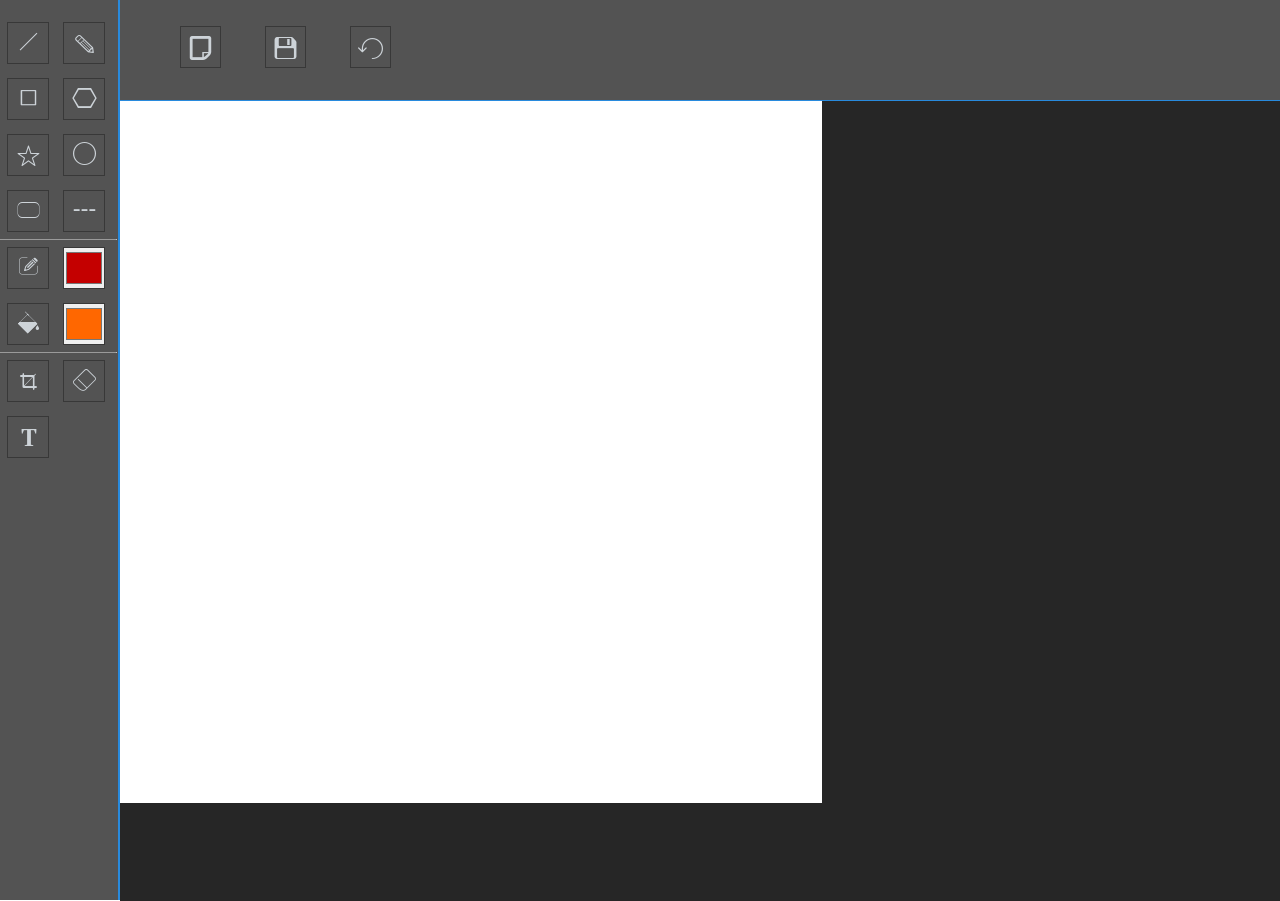
<file: index.html>
<!DOCTYPE html>
<html lang="en">
<head>
    <meta charset="UTF-8">
    <title>Title</title>
    <link rel="stylesheet" href="css/zhongjiban.css">
    <link rel="stylesheet" href="font/iconfont.css">
</head>
<body>
<div class="huaban">
    <div class="gongju">
        <label for="" class="iconfont icon-xian- xian "></label>
        <label for="" class="iconfont icon-iconupload "></label>
        <label for="" class="iconfont icon-juxing "></label>
        <label for="" class="iconfont icon-duobianxing "></label>
        <label for="" class="iconfont icon-wujiaoxingkong "></label>
        <label for="" class="iconfont icon-yuan "></label>
        <label for="" class="iconfont icon-yuanjiaojuxingxuanzekuang "></label>
        <label for="" class="iconfont icon-xuxian "></label>
        <hr size="1" width="115">
        <label for="" class="iconfont icon-miaobian"></label>
        <label for="">
            <input type="color" value="#c40000" value="#000000" class="mbcolor">
        </label>
        <label for="" class="iconfont icon-tianchong"></label>
        <label for="">
            <input type="color" value="#ff6700" value="#000000" class="tccolor">
        </label>
        <hr size="1" width="115">
        <label for="" class="iconfont icon-caiqie "></label>
        <label for="" class="iconfont icon-xiangpi "></label>
        <label for="" class="iconfont icon-wenzi "></label>

    </div>
    <div class="gongneng">
        <div class="top">
            <div class="tops">
            <label for="" class="iconfont icon-iconfontxinjian "></label>
            <label for="" class="iconfont icon-baocun "></label>
            <label for="" class="iconfont icon-undo "></label>
            </div>
        </div>
        <div class="hua">
            <div class="mask"></div>
            <div class="xiangpi"></div>
            <canvas width="700" height="700"></canvas>
        </div>
    </div>
</div>
</body>
</html>
<script src="js/zuizhong.js"></script>
<script src="js/fengzhuang.js"></script>
</file>
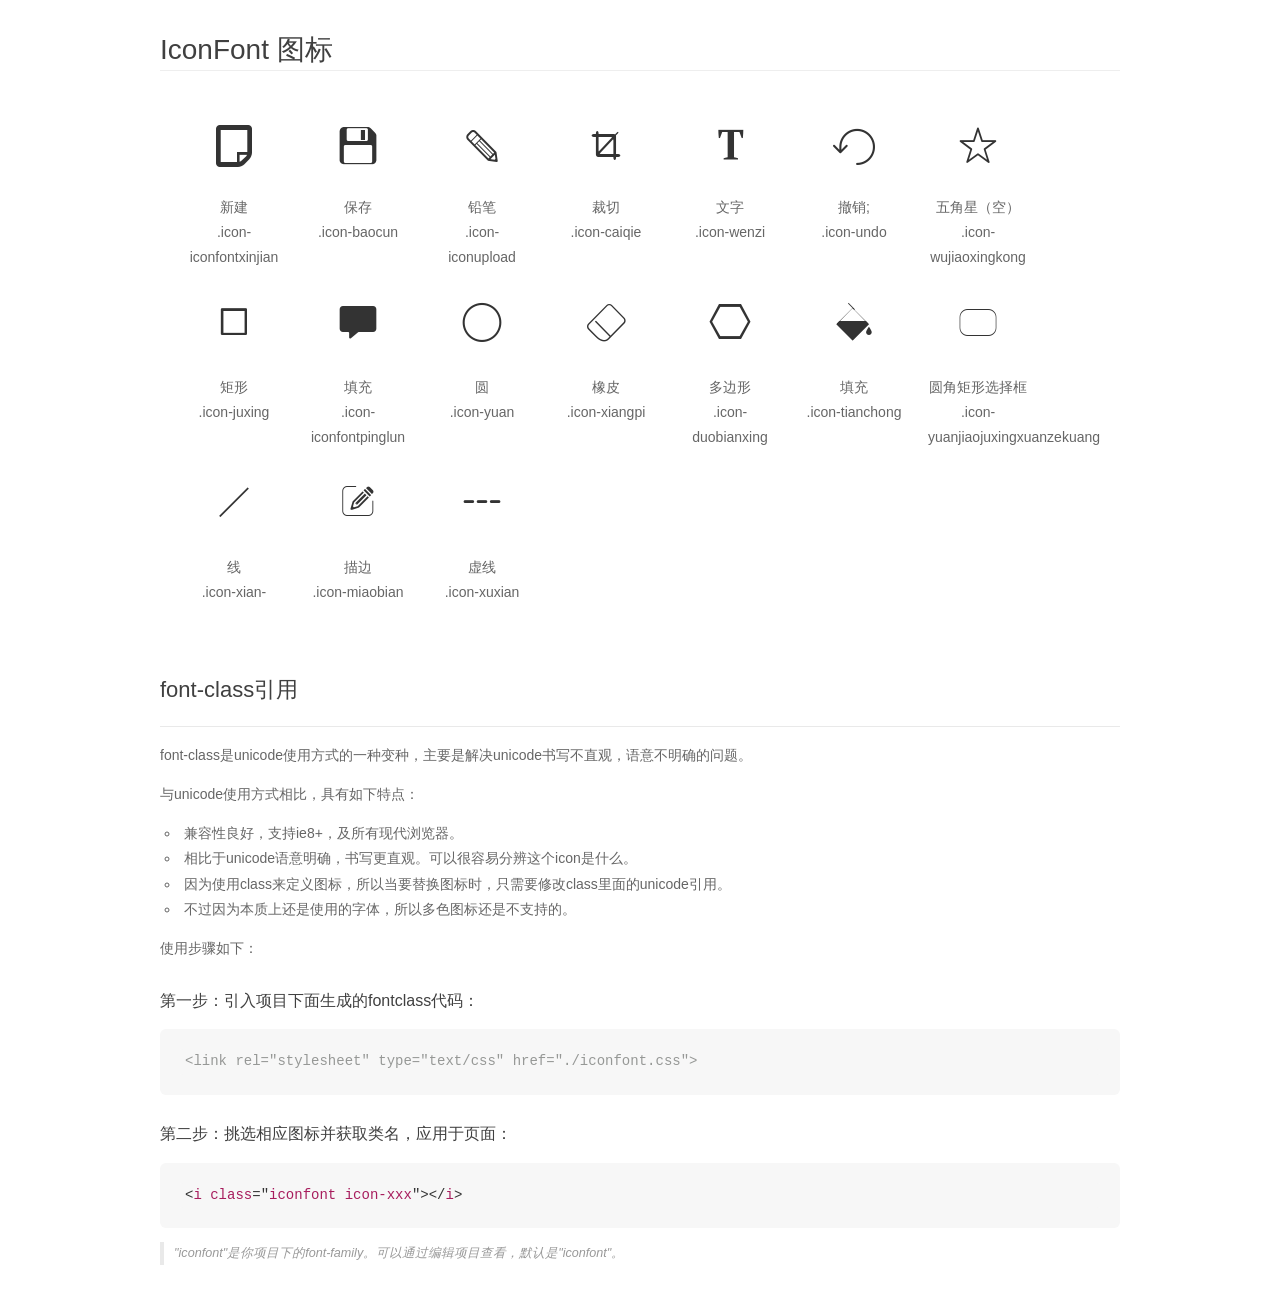
<file: font/demo_fontclass.html>
<!DOCTYPE html>
<html>
<head>
    <meta charset="utf-8"/>
    <title>IconFont</title>
    <link rel="stylesheet" href="demo.css">
    <link rel="stylesheet" href="iconfont.css">
</head>
<body>
    <div class="main markdown">
        <h1>IconFont 图标</h1>
        <ul class="icon_lists clear">
            
                <li>
                <i class="icon iconfont icon-iconfontxinjian"></i>
                    <div class="name">新建</div>
                    <div class="fontclass">.icon-iconfontxinjian</div>
                </li>
            
                <li>
                <i class="icon iconfont icon-baocun"></i>
                    <div class="name">保存</div>
                    <div class="fontclass">.icon-baocun</div>
                </li>
            
                <li>
                <i class="icon iconfont icon-iconupload"></i>
                    <div class="name">铅笔</div>
                    <div class="fontclass">.icon-iconupload</div>
                </li>
            
                <li>
                <i class="icon iconfont icon-caiqie"></i>
                    <div class="name">裁切</div>
                    <div class="fontclass">.icon-caiqie</div>
                </li>
            
                <li>
                <i class="icon iconfont icon-wenzi"></i>
                    <div class="name">文字</div>
                    <div class="fontclass">.icon-wenzi</div>
                </li>
            
                <li>
                <i class="icon iconfont icon-undo"></i>
                    <div class="name">撤销;</div>
                    <div class="fontclass">.icon-undo</div>
                </li>
            
                <li>
                <i class="icon iconfont icon-wujiaoxingkong"></i>
                    <div class="name">五角星（空）</div>
                    <div class="fontclass">.icon-wujiaoxingkong</div>
                </li>
            
                <li>
                <i class="icon iconfont icon-juxing"></i>
                    <div class="name">矩形</div>
                    <div class="fontclass">.icon-juxing</div>
                </li>
            
                <li>
                <i class="icon iconfont icon-iconfontpinglun"></i>
                    <div class="name">填充</div>
                    <div class="fontclass">.icon-iconfontpinglun</div>
                </li>
            
                <li>
                <i class="icon iconfont icon-yuan"></i>
                    <div class="name">圆</div>
                    <div class="fontclass">.icon-yuan</div>
                </li>
            
                <li>
                <i class="icon iconfont icon-xiangpi"></i>
                    <div class="name">橡皮</div>
                    <div class="fontclass">.icon-xiangpi</div>
                </li>
            
                <li>
                <i class="icon iconfont icon-duobianxing"></i>
                    <div class="name">多边形</div>
                    <div class="fontclass">.icon-duobianxing</div>
                </li>
            
                <li>
                <i class="icon iconfont icon-tianchong"></i>
                    <div class="name">填充</div>
                    <div class="fontclass">.icon-tianchong</div>
                </li>
            
                <li>
                <i class="icon iconfont icon-yuanjiaojuxingxuanzekuang"></i>
                    <div class="name">圆角矩形选择框</div>
                    <div class="fontclass">.icon-yuanjiaojuxingxuanzekuang</div>
                </li>
            
                <li>
                <i class="icon iconfont icon-xian-"></i>
                    <div class="name">线</div>
                    <div class="fontclass">.icon-xian-</div>
                </li>
            
                <li>
                <i class="icon iconfont icon-miaobian"></i>
                    <div class="name">描边</div>
                    <div class="fontclass">.icon-miaobian</div>
                </li>
            
                <li>
                <i class="icon iconfont icon-xuxian"></i>
                    <div class="name">虚线</div>
                    <div class="fontclass">.icon-xuxian</div>
                </li>
            
        </ul>

        <h2 id="font-class-">font-class引用</h2>
        <hr>

        <p>font-class是unicode使用方式的一种变种，主要是解决unicode书写不直观，语意不明确的问题。</p>
        <p>与unicode使用方式相比，具有如下特点：</p>
        <ul>
        <li>兼容性良好，支持ie8+，及所有现代浏览器。</li>
        <li>相比于unicode语意明确，书写更直观。可以很容易分辨这个icon是什么。</li>
        <li>因为使用class来定义图标，所以当要替换图标时，只需要修改class里面的unicode引用。</li>
        <li>不过因为本质上还是使用的字体，所以多色图标还是不支持的。</li>
        </ul>
        <p>使用步骤如下：</p>
        <h3 id="-fontclass-">第一步：引入项目下面生成的fontclass代码：</h3>


        <pre><code class="lang-js hljs javascript"><span class="hljs-comment">&lt;link rel="stylesheet" type="text/css" href="./iconfont.css"&gt;</span></code></pre>
        <h3 id="-">第二步：挑选相应图标并获取类名，应用于页面：</h3>
        <pre><code class="lang-css hljs">&lt;<span class="hljs-selector-tag">i</span> <span class="hljs-selector-tag">class</span>="<span class="hljs-selector-tag">iconfont</span> <span class="hljs-selector-tag">icon-xxx</span>"&gt;&lt;/<span class="hljs-selector-tag">i</span>&gt;</code></pre>
        <blockquote>
        <p>"iconfont"是你项目下的font-family。可以通过编辑项目查看，默认是"iconfont"。</p>
        </blockquote>
    </div>
</body>
</html>
</file>
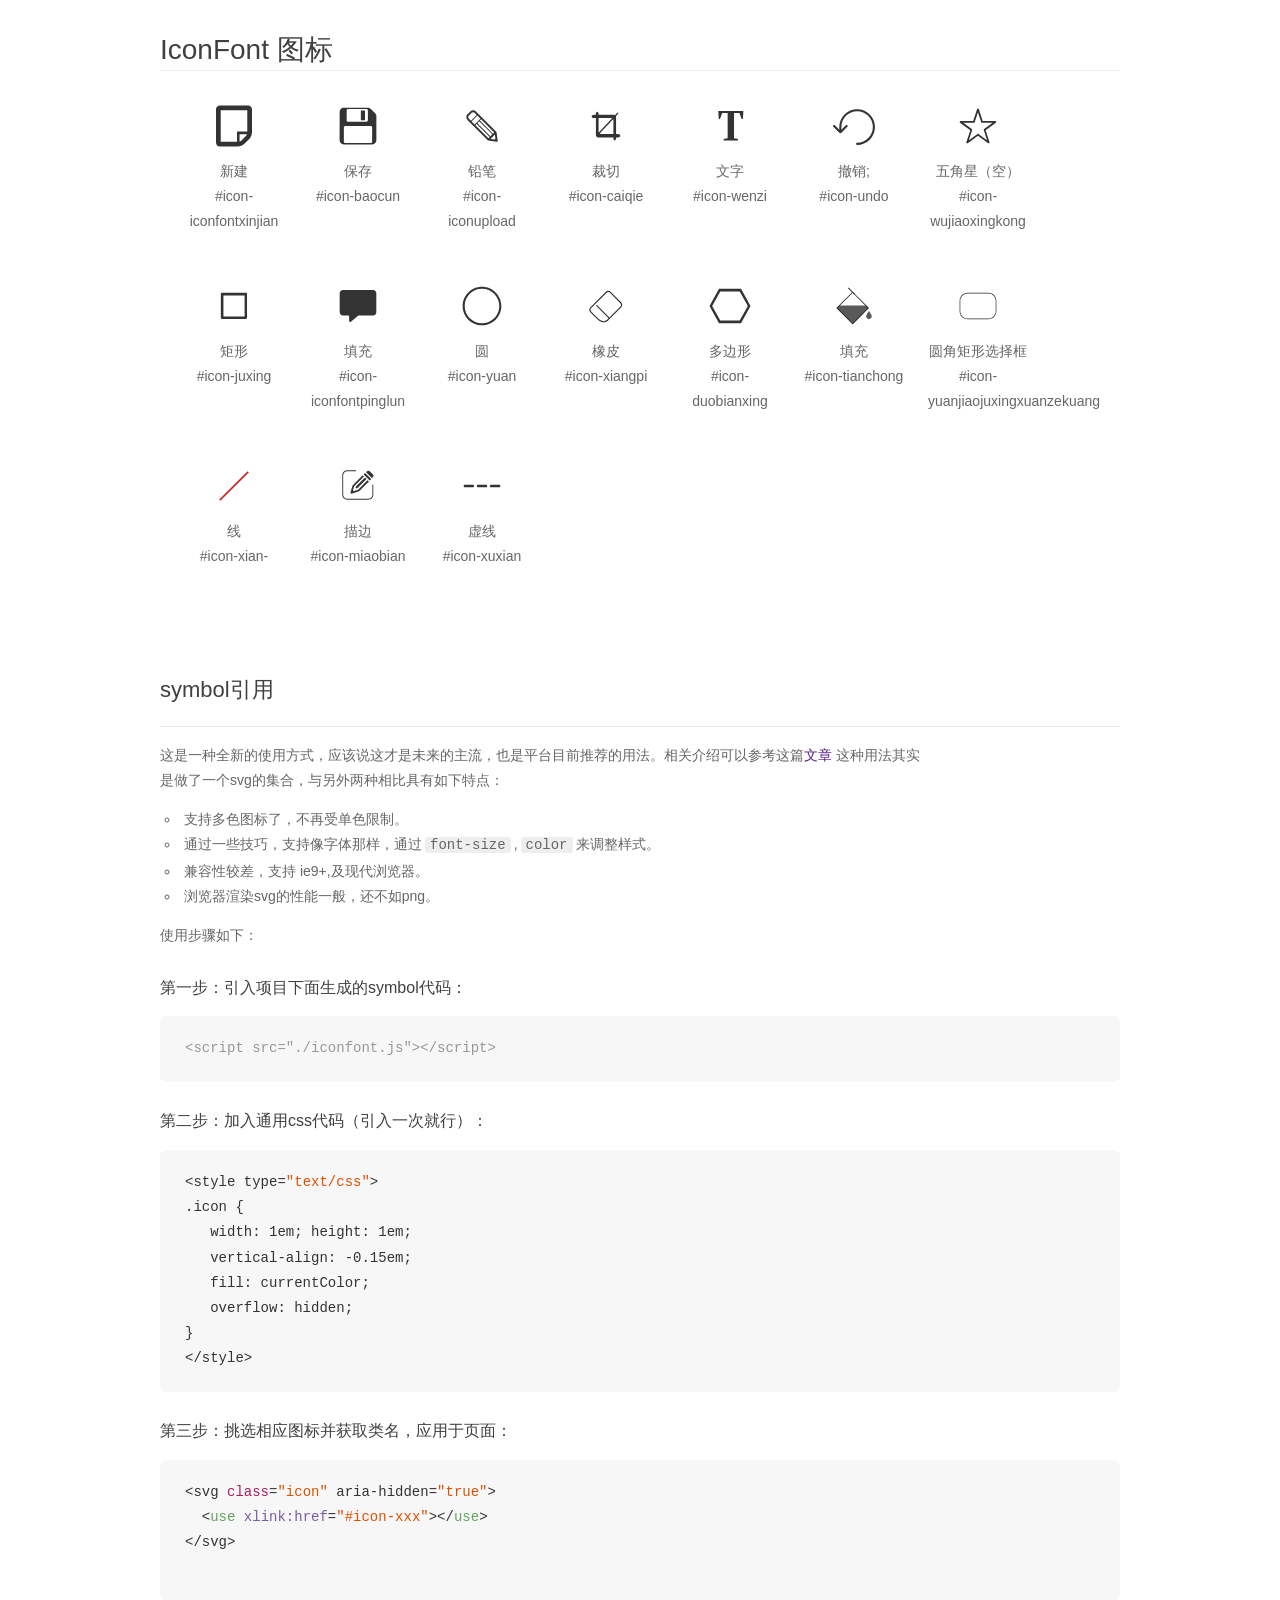
<file: font/demo_symbol.html>
<!DOCTYPE html>
<html>
<head>
    <meta charset="utf-8"/>
    <title>IconFont</title>
    <link rel="stylesheet" href="demo.css">
    <script src="iconfont.js"></script>

    <style type="text/css">
        .icon {
          /* 通过设置 font-size 来改变图标大小 */
          width: 1em; height: 1em;
          /* 图标和文字相邻时，垂直对齐 */
          vertical-align: -0.15em;
          /* 通过设置 color 来改变 SVG 的颜色/fill */
          fill: currentColor;
          /* path 和 stroke 溢出 viewBox 部分在 IE 下会显示
             normalize.css 中也包含这行 */
          overflow: hidden;
        }

    </style>
</head>
<body>
    <div class="main markdown">
        <h1>IconFont 图标</h1>
        <ul class="icon_lists clear">
            
                <li>
                    <svg class="icon" aria-hidden="true">
                        <use xlink:href="#icon-iconfontxinjian"></use>
                    </svg>
                    <div class="name">新建</div>
                    <div class="fontclass">#icon-iconfontxinjian</div>
                </li>
            
                <li>
                    <svg class="icon" aria-hidden="true">
                        <use xlink:href="#icon-baocun"></use>
                    </svg>
                    <div class="name">保存</div>
                    <div class="fontclass">#icon-baocun</div>
                </li>
            
                <li>
                    <svg class="icon" aria-hidden="true">
                        <use xlink:href="#icon-iconupload"></use>
                    </svg>
                    <div class="name">铅笔</div>
                    <div class="fontclass">#icon-iconupload</div>
                </li>
            
                <li>
                    <svg class="icon" aria-hidden="true">
                        <use xlink:href="#icon-caiqie"></use>
                    </svg>
                    <div class="name">裁切</div>
                    <div class="fontclass">#icon-caiqie</div>
                </li>
            
                <li>
                    <svg class="icon" aria-hidden="true">
                        <use xlink:href="#icon-wenzi"></use>
                    </svg>
                    <div class="name">文字</div>
                    <div class="fontclass">#icon-wenzi</div>
                </li>
            
                <li>
                    <svg class="icon" aria-hidden="true">
                        <use xlink:href="#icon-undo"></use>
                    </svg>
                    <div class="name">撤销;</div>
                    <div class="fontclass">#icon-undo</div>
                </li>
            
                <li>
                    <svg class="icon" aria-hidden="true">
                        <use xlink:href="#icon-wujiaoxingkong"></use>
                    </svg>
                    <div class="name">五角星（空）</div>
                    <div class="fontclass">#icon-wujiaoxingkong</div>
                </li>
            
                <li>
                    <svg class="icon" aria-hidden="true">
                        <use xlink:href="#icon-juxing"></use>
                    </svg>
                    <div class="name">矩形</div>
                    <div class="fontclass">#icon-juxing</div>
                </li>
            
                <li>
                    <svg class="icon" aria-hidden="true">
                        <use xlink:href="#icon-iconfontpinglun"></use>
                    </svg>
                    <div class="name">填充</div>
                    <div class="fontclass">#icon-iconfontpinglun</div>
                </li>
            
                <li>
                    <svg class="icon" aria-hidden="true">
                        <use xlink:href="#icon-yuan"></use>
                    </svg>
                    <div class="name">圆</div>
                    <div class="fontclass">#icon-yuan</div>
                </li>
            
                <li>
                    <svg class="icon" aria-hidden="true">
                        <use xlink:href="#icon-xiangpi"></use>
                    </svg>
                    <div class="name">橡皮</div>
                    <div class="fontclass">#icon-xiangpi</div>
                </li>
            
                <li>
                    <svg class="icon" aria-hidden="true">
                        <use xlink:href="#icon-duobianxing"></use>
                    </svg>
                    <div class="name">多边形</div>
                    <div class="fontclass">#icon-duobianxing</div>
                </li>
            
                <li>
                    <svg class="icon" aria-hidden="true">
                        <use xlink:href="#icon-tianchong"></use>
                    </svg>
                    <div class="name">填充</div>
                    <div class="fontclass">#icon-tianchong</div>
                </li>
            
                <li>
                    <svg class="icon" aria-hidden="true">
                        <use xlink:href="#icon-yuanjiaojuxingxuanzekuang"></use>
                    </svg>
                    <div class="name">圆角矩形选择框</div>
                    <div class="fontclass">#icon-yuanjiaojuxingxuanzekuang</div>
                </li>
            
                <li>
                    <svg class="icon" aria-hidden="true">
                        <use xlink:href="#icon-xian-"></use>
                    </svg>
                    <div class="name">线</div>
                    <div class="fontclass">#icon-xian-</div>
                </li>
            
                <li>
                    <svg class="icon" aria-hidden="true">
                        <use xlink:href="#icon-miaobian"></use>
                    </svg>
                    <div class="name">描边</div>
                    <div class="fontclass">#icon-miaobian</div>
                </li>
            
                <li>
                    <svg class="icon" aria-hidden="true">
                        <use xlink:href="#icon-xuxian"></use>
                    </svg>
                    <div class="name">虚线</div>
                    <div class="fontclass">#icon-xuxian</div>
                </li>
            
        </ul>


        <h2 id="symbol-">symbol引用</h2>
        <hr>

        <p>这是一种全新的使用方式，应该说这才是未来的主流，也是平台目前推荐的用法。相关介绍可以参考这篇<a href="">文章</a>
        这种用法其实是做了一个svg的集合，与另外两种相比具有如下特点：</p>
        <ul>
          <li>支持多色图标了，不再受单色限制。</li>
          <li>通过一些技巧，支持像字体那样，通过<code>font-size</code>,<code>color</code>来调整样式。</li>
          <li>兼容性较差，支持 ie9+,及现代浏览器。</li>
          <li>浏览器渲染svg的性能一般，还不如png。</li>
        </ul>
        <p>使用步骤如下：</p>
        <h3 id="-symbol-">第一步：引入项目下面生成的symbol代码：</h3>
        <pre><code class="lang-js hljs javascript"><span class="hljs-comment">&lt;script src="./iconfont.js"&gt;&lt;/script&gt;</span></code></pre>
        <h3 id="-css-">第二步：加入通用css代码（引入一次就行）：</h3>
        <pre><code class="lang-js hljs javascript">&lt;style type=<span class="hljs-string">"text/css"</span>&gt;
.icon {
   width: <span class="hljs-number">1</span>em; height: <span class="hljs-number">1</span>em;
   vertical-align: <span class="hljs-number">-0.15</span>em;
   fill: currentColor;
   overflow: hidden;
}
&lt;<span class="hljs-regexp">/style&gt;</span></code></pre>
        <h3 id="-">第三步：挑选相应图标并获取类名，应用于页面：</h3>
        <pre><code class="lang-js hljs javascript">&lt;svg <span class="hljs-class"><span class="hljs-keyword">class</span></span>=<span class="hljs-string">"icon"</span> aria-hidden=<span class="hljs-string">"true"</span>&gt;<span class="xml"><span class="hljs-tag">
  &lt;<span class="hljs-name">use</span> <span class="hljs-attr">xlink:href</span>=<span class="hljs-string">"#icon-xxx"</span>&gt;</span><span class="hljs-tag">&lt;/<span class="hljs-name">use</span>&gt;</span>
</span>&lt;<span class="hljs-regexp">/svg&gt;
        </span></code></pre>
    </div>
</body>
</html>
</file>
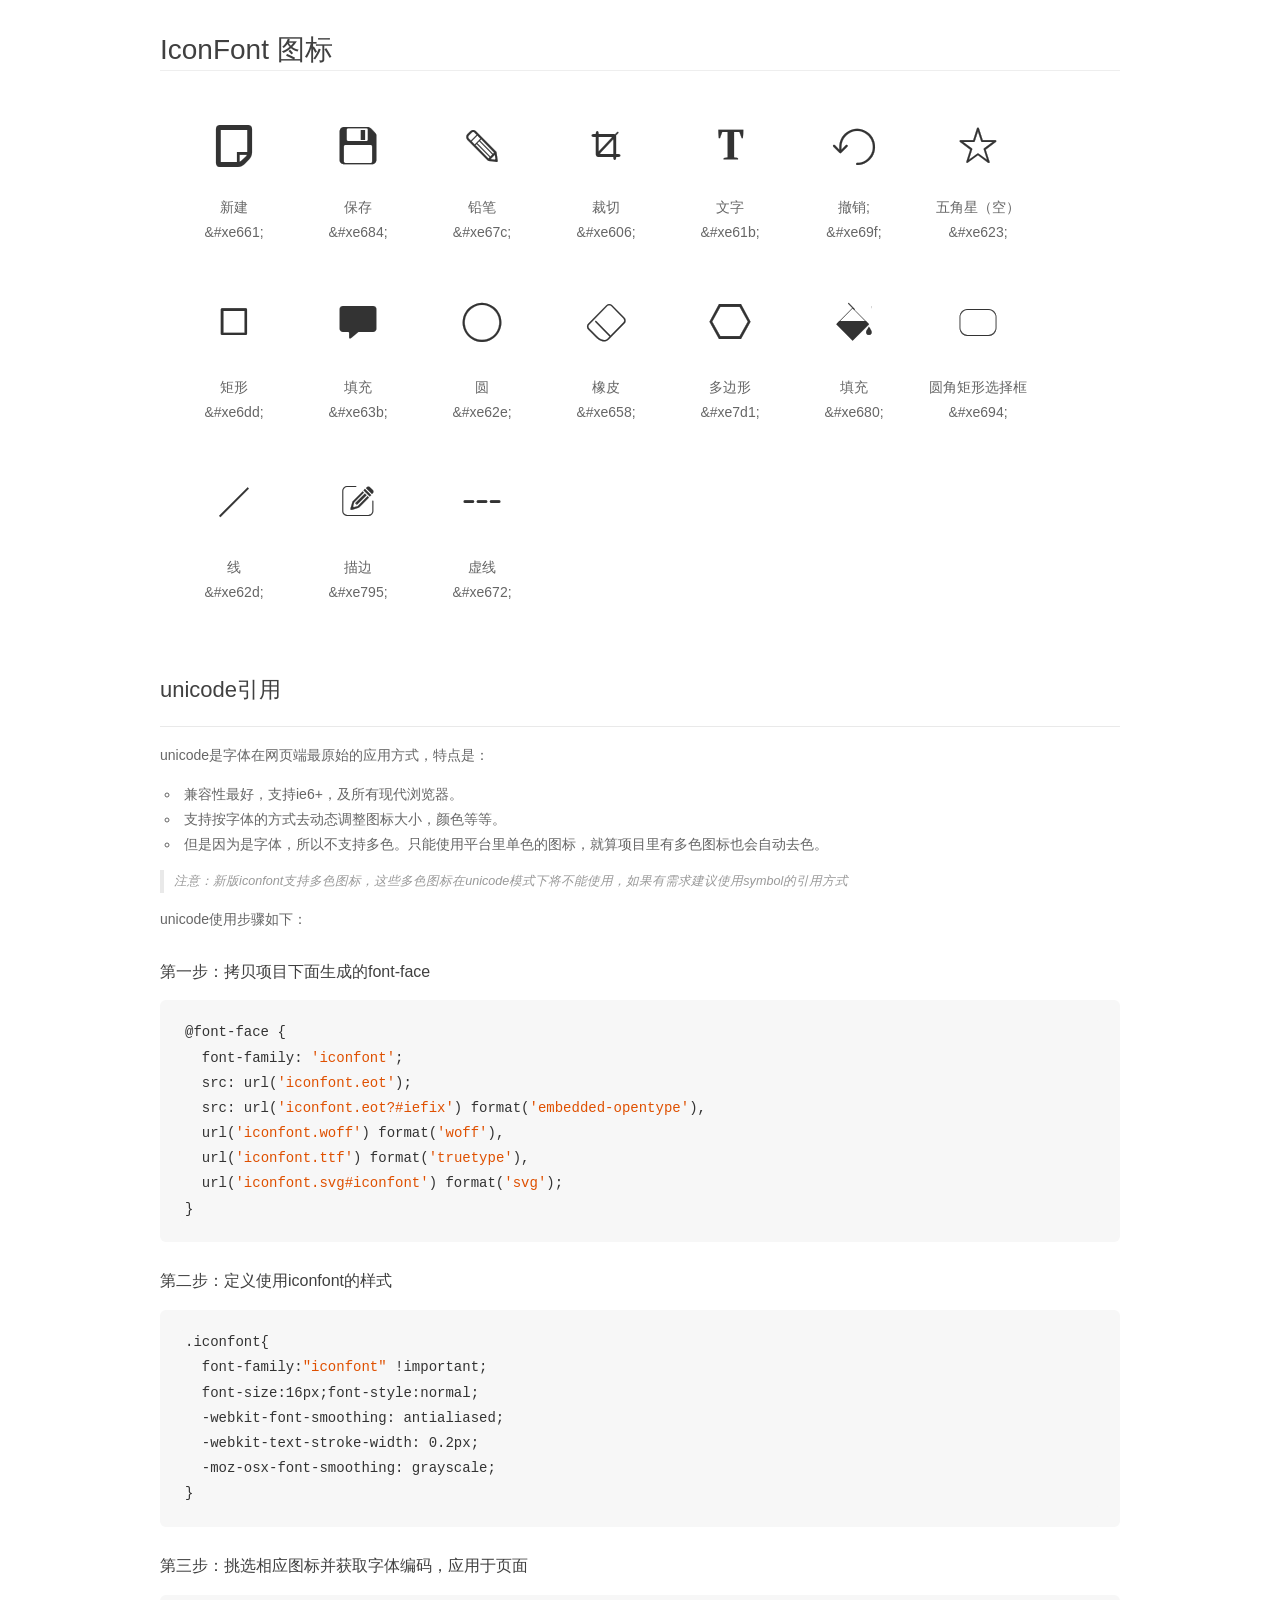
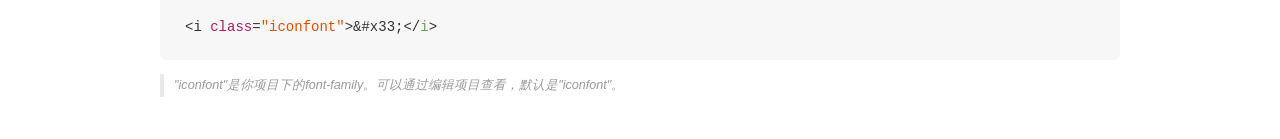
<file: font/demo_unicode.html>
<!DOCTYPE html>
<html>
<head>
    <meta charset="utf-8"/>
    <title>IconFont</title>
    <link rel="stylesheet" href="demo.css">

    <style type="text/css">

        @font-face {font-family: "iconfont";
          src: url('iconfont.eot'); /* IE9*/
          src: url('iconfont.eot#iefix') format('embedded-opentype'), /* IE6-IE8 */
          url('iconfont.woff') format('woff'), /* chrome, firefox */
          url('iconfont.ttf') format('truetype'), /* chrome, firefox, opera, Safari, Android, iOS 4.2+*/
          url('iconfont.svg#iconfont') format('svg'); /* iOS 4.1- */
        }

        .iconfont {
          font-family:"iconfont" !important;
          font-size:16px;
          font-style:normal;
          -webkit-font-smoothing: antialiased;
          -webkit-text-stroke-width: 0.2px;
          -moz-osx-font-smoothing: grayscale;
        }

    </style>
</head>
<body>
    <div class="main markdown">
        <h1>IconFont 图标</h1>
        <ul class="icon_lists clear">
            
                <li>
                <i class="icon iconfont">&#xe661;</i>
                    <div class="name">新建</div>
                    <div class="code">&amp;#xe661;</div>
                </li>
            
                <li>
                <i class="icon iconfont">&#xe684;</i>
                    <div class="name">保存</div>
                    <div class="code">&amp;#xe684;</div>
                </li>
            
                <li>
                <i class="icon iconfont">&#xe67c;</i>
                    <div class="name">铅笔</div>
                    <div class="code">&amp;#xe67c;</div>
                </li>
            
                <li>
                <i class="icon iconfont">&#xe606;</i>
                    <div class="name">裁切</div>
                    <div class="code">&amp;#xe606;</div>
                </li>
            
                <li>
                <i class="icon iconfont">&#xe61b;</i>
                    <div class="name">文字</div>
                    <div class="code">&amp;#xe61b;</div>
                </li>
            
                <li>
                <i class="icon iconfont">&#xe69f;</i>
                    <div class="name">撤销;</div>
                    <div class="code">&amp;#xe69f;</div>
                </li>
            
                <li>
                <i class="icon iconfont">&#xe623;</i>
                    <div class="name">五角星（空）</div>
                    <div class="code">&amp;#xe623;</div>
                </li>
            
                <li>
                <i class="icon iconfont">&#xe6dd;</i>
                    <div class="name">矩形</div>
                    <div class="code">&amp;#xe6dd;</div>
                </li>
            
                <li>
                <i class="icon iconfont">&#xe63b;</i>
                    <div class="name">填充</div>
                    <div class="code">&amp;#xe63b;</div>
                </li>
            
                <li>
                <i class="icon iconfont">&#xe62e;</i>
                    <div class="name">圆</div>
                    <div class="code">&amp;#xe62e;</div>
                </li>
            
                <li>
                <i class="icon iconfont">&#xe658;</i>
                    <div class="name">橡皮</div>
                    <div class="code">&amp;#xe658;</div>
                </li>
            
                <li>
                <i class="icon iconfont">&#xe7d1;</i>
                    <div class="name">多边形</div>
                    <div class="code">&amp;#xe7d1;</div>
                </li>
            
                <li>
                <i class="icon iconfont">&#xe680;</i>
                    <div class="name">填充</div>
                    <div class="code">&amp;#xe680;</div>
                </li>
            
                <li>
                <i class="icon iconfont">&#xe694;</i>
                    <div class="name">圆角矩形选择框</div>
                    <div class="code">&amp;#xe694;</div>
                </li>
            
                <li>
                <i class="icon iconfont">&#xe62d;</i>
                    <div class="name">线</div>
                    <div class="code">&amp;#xe62d;</div>
                </li>
            
                <li>
                <i class="icon iconfont">&#xe795;</i>
                    <div class="name">描边</div>
                    <div class="code">&amp;#xe795;</div>
                </li>
            
                <li>
                <i class="icon iconfont">&#xe672;</i>
                    <div class="name">虚线</div>
                    <div class="code">&amp;#xe672;</div>
                </li>
            
        </ul>
        <h2 id="unicode-">unicode引用</h2>
        <hr>

        <p>unicode是字体在网页端最原始的应用方式，特点是：</p>
        <ul>
        <li>兼容性最好，支持ie6+，及所有现代浏览器。</li>
        <li>支持按字体的方式去动态调整图标大小，颜色等等。</li>
        <li>但是因为是字体，所以不支持多色。只能使用平台里单色的图标，就算项目里有多色图标也会自动去色。</li>
        </ul>
        <blockquote>
        <p>注意：新版iconfont支持多色图标，这些多色图标在unicode模式下将不能使用，如果有需求建议使用symbol的引用方式</p>
        </blockquote>
        <p>unicode使用步骤如下：</p>
        <h3 id="-font-face">第一步：拷贝项目下面生成的font-face</h3>
        <pre><code class="lang-js hljs javascript">@font-face {
  font-family: <span class="hljs-string">'iconfont'</span>;
  src: url(<span class="hljs-string">'iconfont.eot'</span>);
  src: url(<span class="hljs-string">'iconfont.eot?#iefix'</span>) format(<span class="hljs-string">'embedded-opentype'</span>),
  url(<span class="hljs-string">'iconfont.woff'</span>) format(<span class="hljs-string">'woff'</span>),
  url(<span class="hljs-string">'iconfont.ttf'</span>) format(<span class="hljs-string">'truetype'</span>),
  url(<span class="hljs-string">'iconfont.svg#iconfont'</span>) format(<span class="hljs-string">'svg'</span>);
}
</code></pre>
        <h3 id="-iconfont-">第二步：定义使用iconfont的样式</h3>
        <pre><code class="lang-js hljs javascript">.iconfont{
  font-family:<span class="hljs-string">"iconfont"</span> !important;
  font-size:<span class="hljs-number">16</span>px;font-style:normal;
  -webkit-font-smoothing: antialiased;
  -webkit-text-stroke-width: <span class="hljs-number">0.2</span>px;
  -moz-osx-font-smoothing: grayscale;
}
</code></pre>
        <h3 id="-">第三步：挑选相应图标并获取字体编码，应用于页面</h3>
        <pre><code class="lang-js hljs javascript">&lt;i <span class="hljs-class"><span class="hljs-keyword">class</span></span>=<span class="hljs-string">"iconfont"</span>&gt;&amp;#x33;<span class="xml"><span class="hljs-tag">&lt;/<span class="hljs-name">i</span>&gt;</span></span></code></pre>

        <blockquote>
        <p>"iconfont"是你项目下的font-family。可以通过编辑项目查看，默认是"iconfont"。</p>
        </blockquote>
    </div>


</body>
</html>
</file>
<file: css/zhongjiban.css>
*{
    padding:0;
    margin:0;
    list-style: none;
}
html,body{
    width: 100%;
    height: 100%;
    overflow: hidden;
}
.huaban{
    position: absolute;
    left: 0;
    top:0;
    right:0;
    bottom: 0;
    background:#262626;
}
.gongju{
    width: 120px;
    height: 100%;
    padding-top: 15px;
    border-right:2px solid #288ADD;
    background: #535353;
    box-sizing: border-box;
    position: absolute;
    left:0;
    top:0;
}
.gongju label{
    width: 40px;
    height: 40px;
    border: 1px solid #383838;
    float: left;
    text-align: center;
    line-height: 40px;
    margin: 7px;
    font-size: 25px;
    color:#CDD3D8;
}
.gongju label input{
    width: 99%;
    height: 99%;
    border: none;
}

.gongneng{
    position: relative;
    margin-left: 120px;
    background: #262626;
    box-sizing: border-box;
}
.gongneng  .top{
    width: 100%;
    height:100px;
    border-bottom:1px solid #288ADD;
    background:#535353 ;
}
.gongneng .hua{
    width: 100%;
    height: 800px;
    position: relative;
}
canvas{
    background: #fff;
    border: 1px solid #fff;

}
.hua .mask{
    position: absolute;
    left:0;
    top:0;
    right: 0;
    bottom: 0;
    z-index: 20;
    cursor: crosshair;
}
.hua   .xiangpi{
    display: none;
    border: 1px solid  black;
    position: absolute;
}


.gongneng .top .tops{
    width: 300px;
    height: 100px;
    text-align: center;
    line-height: 100px;
    padding-left: 15px;
}
 .top  label {
     width: 40px;
     height: 40px;
     box-sizing: border-box;
     padding: 7px;
     border: 1px solid #383838;
     line-height: 40px;
     text-align: center;
     margin: 20px;
     font-size: 25px;
     color:#CDD3D8;
}
</file>
<file: font/iconfont.css>
@font-face {font-family: "iconfont";
  src: url('iconfont.eot?t=1495178810220'); /* IE9*/
  src: url('iconfont.eot?t=1495178810220#iefix') format('embedded-opentype'), /* IE6-IE8 */
  url('iconfont.woff?t=1495178810220') format('woff'), /* chrome, firefox */
  url('iconfont.ttf?t=1495178810220') format('truetype'), /* chrome, firefox, opera, Safari, Android, iOS 4.2+*/
  url('iconfont.svg?t=1495178810220#iconfont') format('svg'); /* iOS 4.1- */
}

.iconfont {
  font-family:"iconfont" !important;
  font-size:16px;
  font-style:normal;
  -webkit-font-smoothing: antialiased;
  -moz-osx-font-smoothing: grayscale;
}

.icon-iconfontxinjian:before { content: "\e661"; }

.icon-baocun:before { content: "\e684"; }

.icon-iconupload:before { content: "\e67c"; }

.icon-caiqie:before { content: "\e606"; }

.icon-wenzi:before { content: "\e61b"; }

.icon-undo:before { content: "\e69f"; }

.icon-wujiaoxingkong:before { content: "\e623"; }

.icon-juxing:before { content: "\e6dd"; }

.icon-iconfontpinglun:before { content: "\e63b"; }

.icon-yuan:before { content: "\e62e"; }

.icon-xiangpi:before { content: "\e658"; }

.icon-duobianxing:before { content: "\e7d1"; }

.icon-tianchong:before { content: "\e680"; }

.icon-yuanjiaojuxingxuanzekuang:before { content: "\e694"; }

.icon-xian-:before { content: "\e62d"; }

.icon-miaobian:before { content: "\e795"; }

.icon-xuxian:before { content: "\e672"; }
</file>
<file: font/demo.css>
*{margin: 0;padding: 0;list-style: none;}
/*
KISSY CSS Reset
理念：1. reset 的目的不是清除浏览器的默认样式，这仅是部分工作。清除和重置是紧密不可分的。
2. reset 的目的不是让默认样式在所有浏览器下一致，而是减少默认样式有可能带来的问题。
3. reset 期望提供一套普适通用的基础样式。但没有银弹，推荐根据具体需求，裁剪和修改后再使用。
特色：1. 适应中文；2. 基于最新主流浏览器。
维护：玉伯<lifesinger@gmail.com>, 正淳<ragecarrier@gmail.com>
 */

/** 清除内外边距 **/
body, h1, h2, h3, h4, h5, h6, hr, p, blockquote, /* structural elements 结构元素 */
dl, dt, dd, ul, ol, li, /* list elements 列表元素 */
pre, /* text formatting elements 文本格式元素 */
form, fieldset, legend, button, input, textarea, /* form elements 表单元素 */
th, td /* table elements 表格元素 */ {
  margin: 0;
  padding: 0;
}

/** 设置默认字体 **/
body,
button, input, select, textarea /* for ie */ {
  font: 12px/1.5 tahoma, arial, \5b8b\4f53, sans-serif;
}
h1, h2, h3, h4, h5, h6 { font-size: 100%; }
address, cite, dfn, em, var { font-style: normal; } /* 将斜体扶正 */
code, kbd, pre, samp { font-family: courier new, courier, monospace; } /* 统一等宽字体 */
small { font-size: 12px; } /* 小于 12px 的中文很难阅读，让 small 正常化 */

/** 重置列表元素 **/
ul, ol { list-style: none; }

/** 重置文本格式元素 **/
a { text-decoration: none; }
a:hover { text-decoration: underline; }


/** 重置表单元素 **/
legend { color: #000; } /* for ie6 */
fieldset, img { border: 0; } /* img 搭车：让链接里的 img 无边框 */
button, input, select, textarea { font-size: 100%; } /* 使得表单元素在 ie 下能继承字体大小 */
/* 注：optgroup 无法扶正 */

/** 重置表格元素 **/
table { border-collapse: collapse; border-spacing: 0; }

/* 清除浮动 */
.ks-clear:after, .clear:after {
  content: '\20';
  display: block;
  height: 0;
  clear: both;
}
.ks-clear, .clear {
  *zoom: 1;
}

.main {
  padding: 30px 100px;
width: 960px;
margin: 0 auto;
}
.main h1{font-size:36px; color:#333; text-align:left;margin-bottom:30px; border-bottom: 1px solid #eee;}

.helps{margin-top:40px;}
.helps pre{
  padding:20px;
  margin:10px 0;
  border:solid 1px #e7e1cd;
  background-color: #fffdef;
  overflow: auto;
}

.icon_lists{
  width: 100% !important;

}

.icon_lists li{
  float:left;
  width: 100px;
  height:180px;
  text-align: center;
  list-style: none !important;
}
.icon_lists .icon{
  font-size: 42px;
  line-height: 100px;
  margin: 10px 0;
  color:#333;
  -webkit-transition: font-size 0.25s ease-out 0s;
  -moz-transition: font-size 0.25s ease-out 0s;
  transition: font-size 0.25s ease-out 0s;

}
.icon_lists .icon:hover{
  font-size: 100px;
}



.markdown {
  color: #666;
  font-size: 14px;
  line-height: 1.8;
}

.highlight {
  line-height: 1.5;
}

.markdown img {
  vertical-align: middle;
  max-width: 100%;
}

.markdown h1 {
  color: #404040;
  font-weight: 500;
  line-height: 40px;
  margin-bottom: 24px;
}

.markdown h2,
.markdown h3,
.markdown h4,
.markdown h5,
.markdown h6 {
  color: #404040;
  margin: 1.6em 0 0.6em 0;
  font-weight: 500;
  clear: both;
}

.markdown h1 {
  font-size: 28px;
}

.markdown h2 {
  font-size: 22px;
}

.markdown h3 {
  font-size: 16px;
}

.markdown h4 {
  font-size: 14px;
}

.markdown h5 {
  font-size: 12px;
}

.markdown h6 {
  font-size: 12px;
}

.markdown hr {
  height: 1px;
  border: 0;
  background: #e9e9e9;
  margin: 16px 0;
  clear: both;
}

.markdown p,
.markdown pre {
  margin: 1em 0;
}

.markdown > p,
.markdown > blockquote,
.markdown > .highlight,
.markdown > ol,
.markdown > ul {
  width: 80%;
}

.markdown ul > li {
  list-style: circle;
}

.markdown > ul li,
.markdown blockquote ul > li {
  margin-left: 20px;
  padding-left: 4px;
}

.markdown > ul li p,
.markdown > ol li p {
  margin: 0.6em 0;
}

.markdown ol > li {
  list-style: decimal;
}

.markdown > ol li,
.markdown blockquote ol > li {
  margin-left: 20px;
  padding-left: 4px;
}

.markdown code {
  margin: 0 3px;
  padding: 0 5px;
  background: #eee;
  border-radius: 3px;
}

.markdown pre {
  border-radius: 6px;
  background: #f7f7f7;
  padding: 20px;
}

.markdown pre code {
  border: none;
  background: #f7f7f7;
  margin: 0;
}

.markdown strong,
.markdown b {
  font-weight: 600;
}

.markdown > table {
  border-collapse: collapse;
  border-spacing: 0px;
  empty-cells: show;
  border: 1px solid #e9e9e9;
  width: 95%;
  margin-bottom: 24px;
}

.markdown > table th {
  white-space: nowrap;
  color: #333;
  font-weight: 600;

}

.markdown > table th,
.markdown > table td {
  border: 1px solid #e9e9e9;
  padding: 8px 16px;
  text-align: left;
}

.markdown > table th {
  background: #F7F7F7;
}

.markdown blockquote {
  font-size: 90%;
  color: #999;
  border-left: 4px solid #e9e9e9;
  padding-left: 0.8em;
  margin: 1em 0;
  font-style: italic;
}

.markdown blockquote p {
  margin: 0;
}

.markdown .anchor {
  opacity: 0;
  transition: opacity 0.3s ease;
  margin-left: 8px;
}

.markdown .waiting {
  color: #ccc;
}

.markdown h1:hover .anchor,
.markdown h2:hover .anchor,
.markdown h3:hover .anchor,
.markdown h4:hover .anchor,
.markdown h5:hover .anchor,
.markdown h6:hover .anchor {
  opacity: 1;
  display: inline-block;
}

.markdown > br,
.markdown > p > br {
  clear: both;
}


.hljs {
  display: block;
  background: white;
  padding: 0.5em;
  color: #333333;
  overflow-x: auto;
}

.hljs-comment,
.hljs-meta {
  color: #969896;
}

.hljs-string,
.hljs-variable,
.hljs-template-variable,
.hljs-strong,
.hljs-emphasis,
.hljs-quote {
  color: #df5000;
}

.hljs-keyword,
.hljs-selector-tag,
.hljs-type {
  color: #a71d5d;
}

.hljs-literal,
.hljs-symbol,
.hljs-bullet,
.hljs-attribute {
  color: #0086b3;
}

.hljs-section,
.hljs-name {
  color: #63a35c;
}

.hljs-tag {
  color: #333333;
}

.hljs-title,
.hljs-attr,
.hljs-selector-id,
.hljs-selector-class,
.hljs-selector-attr,
.hljs-selector-pseudo {
  color: #795da3;
}

.hljs-addition {
  color: #55a532;
  background-color: #eaffea;
}

.hljs-deletion {
  color: #bd2c00;
  background-color: #ffecec;
}

.hljs-link {
  text-decoration: underline;
}

pre{
  background: #fff;
}
</file>
